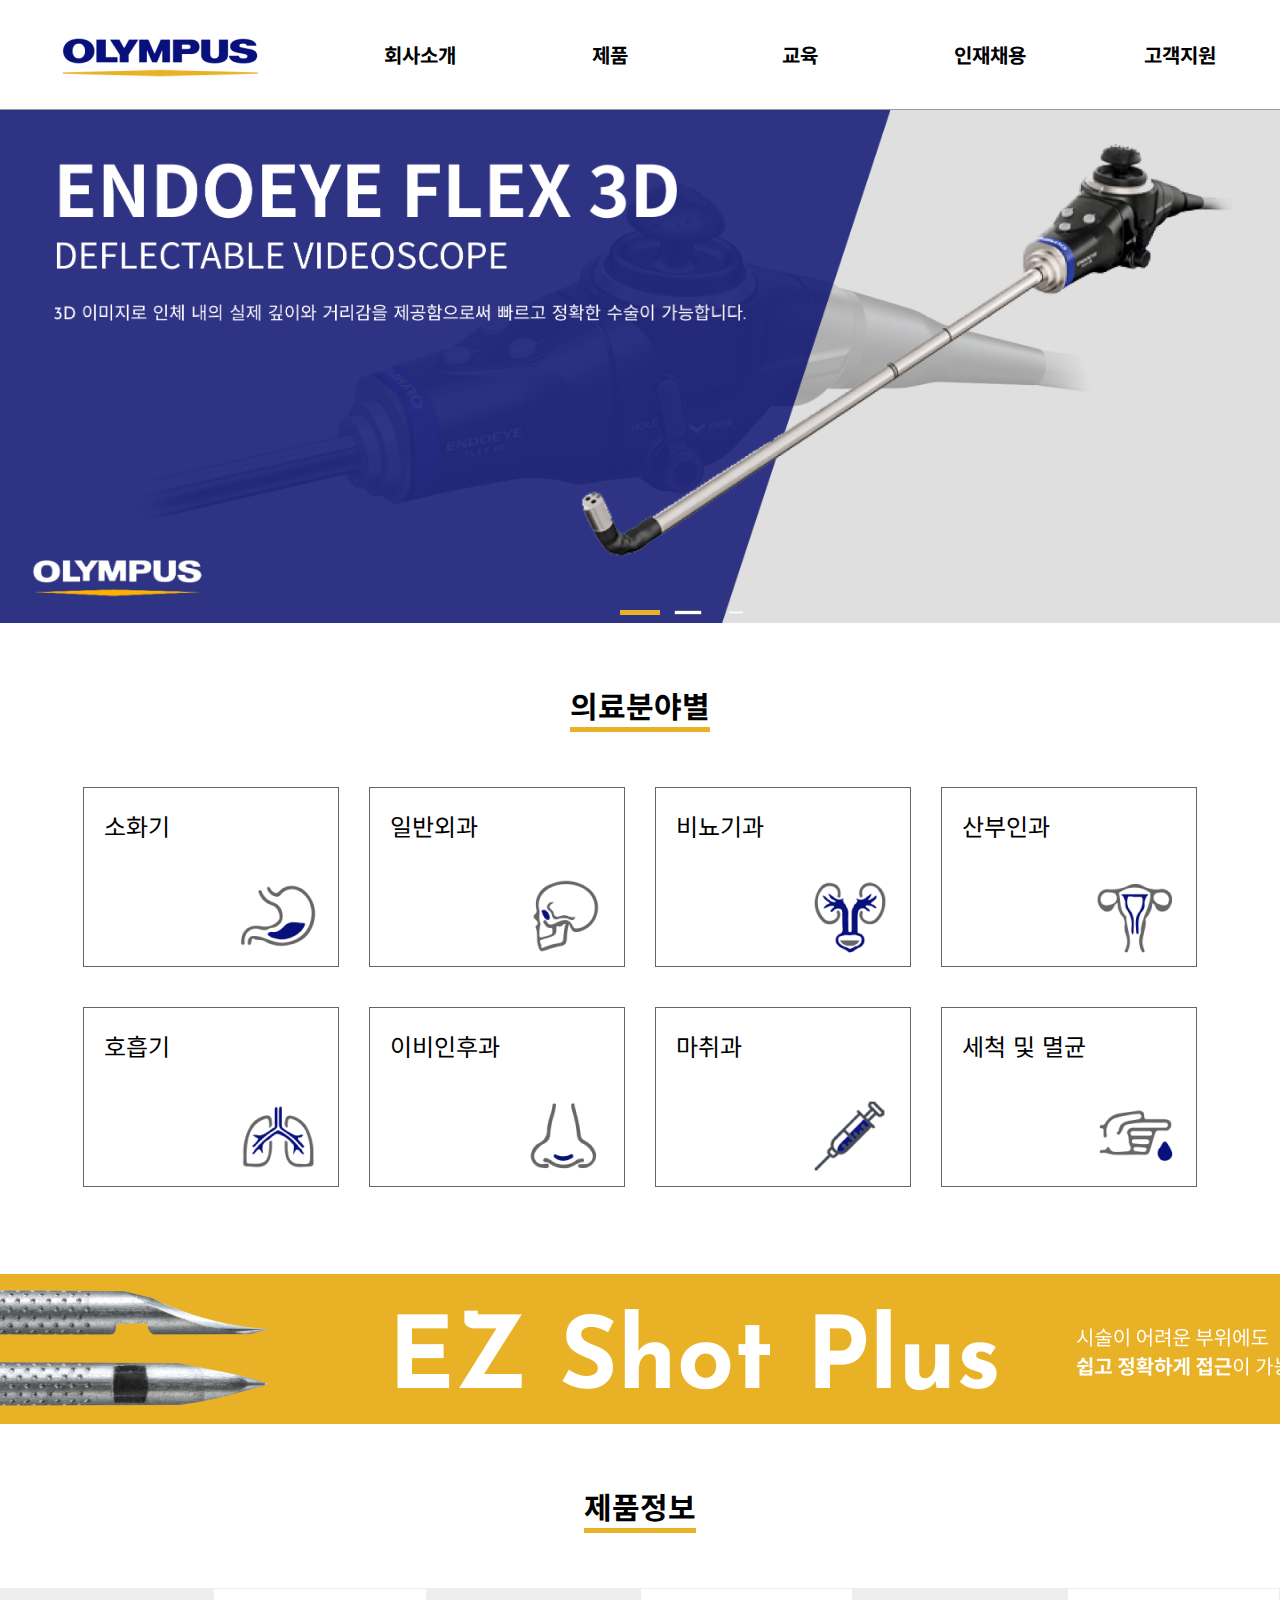
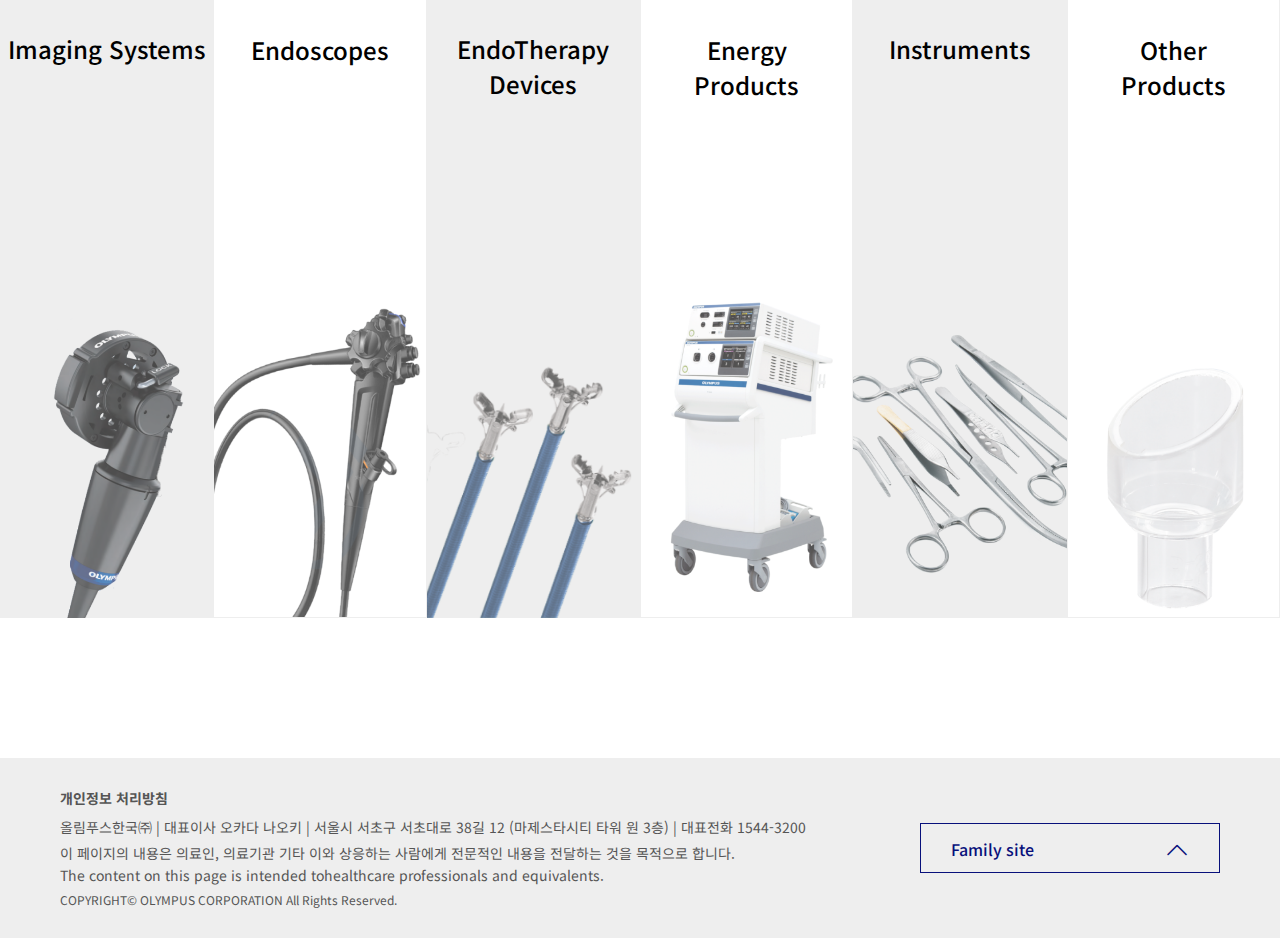
<file: index.html>
<!DOCTYPE html>
<html lang="ko">
<head>
  <meta charset="UTF-8">
  <meta http-equiv="X-UA-Compatible" content="IE=edge">
  <meta name="viewport" content="width=device-width, initial-scale=1.0">
  <!-- 사이트소개글 -->
  <meta
  name="description"
  content="기계가 웹페이지를 효과적으로 이해할 수 있도록 사용하는 메타 태그에 대해서 알아보겠습니다."
/>
  <title>올림푸스 홈페이지</title>
 
  <!-- Bootstrap 아이콘 -->
  <link rel="stylesheet" href="https://cdn.jsdelivr.net/npm/bootstrap-icons@1.9.1/font/bootstrap-icons.css">
  <!-- style.css(공통) -->
  <link rel="stylesheet" href="./css/reset.css">

<!-- Link Swiper's CSS -->
<link
rel="stylesheet"
href="https://cdn.jsdelivr.net/npm/swiper/swiper-bundle.min.css"
/>
  
  <!-- mobile.css: 767px까지(모바일) -->
  <link 
    rel="stylesheet" 
    href="css/mobile.css" 
    media="screen and (max-width: 767px)"
  >
  <!-- pc.css: 768px 부터(큰화면) - Breakpoint(중단점) -->
  <link 
    rel="stylesheet" 
    href="css/pc.css"
    media="screen and (min-width: 768px)"
  >

  <!-- 제이쿼리 -->
  <script src="https://ajax.googleapis.com/ajax/libs/jquery/3.6.0/jquery.min.js"></script>


  <!-- Swiper JS -->
  <script src="https://cdn.jsdelivr.net/npm/swiper/swiper-bundle.min.js"></script> 
</head>
<body>

  
  <header id="main-header">
    <div class="container">
        <h1>
            <a href="index.html">
                <img src="./images/support/logo.png" alt="올림푸스 한국">
            </a>
        </h1>

        <nav id="gnb">
            <ul class="depth1">
                <button id="close-btn">
                    <i class="bi bi-x-lg"></i>
                </button>
                <li><p>CATEGORY</p></li>

                <li>
                    <div class="title-menu" >
                        <a href="./intro.html">회사소개</a><i class="bi bi-chevron-down"></i>
                    </div>
                    <ul class="depth2" >
                        <li><a href="intro.html">올림푸스 한국</a></li>
                        <li><a href="#">오시는 길</a></li>
                    </ul>
                </li>

                <li>
                    <div class="title-menu" >
                        <a href="product.html">제품</a><i class="bi bi-chevron-down"></i>
                    </div>
                    <ul class="depth2" >
                        <li><a href="#">모든 제품</a></li>
                        <li><a href="product.html">소화기</a></li>
                        <li><a href="#">일반외과</a></li>
                        <li><a href="#">비뇨기과</a></li>
                        <li><a href="#">산부인과</a></li>
                        <li><a href="#">호흡기</a></li>
                        <li><a href="#">이비인후과</a></li>
                        <li><a href="#">마취과</a></li>
                        <li><a href="#">세척 및 살균</a></li>
                    </ul>
                </li>

                <li>
                  <div class="title-menu">
                      <a href="#">교육</a><i class="bi bi-chevron-down"></i>
                  </div>
                  <ul class="depth2">
                      <li><a href="https://www.endoatlas.net/ea/AtW01/106.aspx">EndoAtlas</a></li>
                      <li><a href="https://www.olympusprofed.com/">글로벌 교육</a></li>
                  </ul>
              </li>
              
                <li>
                    <div class="title-menu" >
                        <a href="./post.html">인재채용</a><i class="bi bi-chevron-down"></i>
                    </div>
                    <ul class="depth2" >
                        <li><a href="post.html">인사제도</a></li>
                        <li><a href="#">인재육성</a></li>
                        <li><a href="#">채용공고</a></li>
                    </ul>
                </li>
                <li>
                    <div class="title-menu" >
                        <a href="./support.html">고객지원</a><i class="bi bi-chevron-down"></i>
                    </div>
                    <ul class="depth2">
                        <li><a href="support.html">관련문의</a></li>
                        <li><a href="#">견적 및 AS문의</a></li>
                        <li><a href="#">브로셔 다운로드</a></li>
                    </ul>
                </li>
            </ul>
        </nav>
        <button id="toggle-btn">
            <i class="bi bi-list"></i>
        </button>
    </div>
</header>
  
 
 
  <section id="k-main-Banner">
      <div class="k-container">

    <!-- Swiper -->
    <div class="swiper mySwiper">
      <div class="swiper-wrapper">
        
        <div class="swiper-slide">
          <a href="#" class="w-main-img">
            <img src="./images/index/main-banner1-1.png" alt="">
          </a>
            <a href="#" class="m-main-img">
              <img src="./images/index/m-main-banner1.png" alt="">
            </a>
        </div> <!--1번이미지-->


        <div class="swiper-slide">
          <a href="#" class="w-main-img">
            <img src="./images/index/main-banner2-1.png" alt="">
          </a>        
            <a href="#" class="m-main-img">
              <img src="./images/index/m-main-banner2.png" alt="">
            </a>
        </div> <!--2번이미지-->


        <div class="swiper-slide">
          <a href="#" class="w-main-img">
            <img src="./images/index/main-banner3-1.png" alt="">
          </a>        
            <a href="#" class="m-main-img">
              <img src="./images/index/m-main-banner3.png" alt="">
            </a>          
        </div><!--3번이미지-->

      </div>




      <div class="swiper-pagination"></div>

    </div>

       

      </div>
    </section>
  

    <section id="k-field">
      <div class="k-container">
          <h1><span>의료분야별</span></h1>
    
        <ul class="k-list">

            <li class="k-col">
              <a href="product.html">
                <p>소화기</p>
                <img src="./images/index/icon1.png" alt="소화기">
              </a>
            </li>

            <li class="k-col">
              <a href="product.html">
                <p>일반외과</p>
                <img src="./images/index/icon2.png" alt="일반외과">
              </a>
            </li>

            <li class="k-col">
              <a href="product.html">
                <p>비뇨기과</p>
              <img src="./images/index/icon3.png" alt="비뇨기과">
              </a>
            </li>


            <li class="k-col">
              <a href="product.html">
                <p>산부인과</p>
                <img src="./images/index/icon4.png" alt="산부인과">
              </a>
            </li>

            <li class="k-col">
              <a href="product.html">
                <p>호흡기</p>
                <img src="./images/index/icon5.png" alt="호흡기">
              </a>
            </li>

            <li class="k-col">
              <a href="product.html">
                <p>이비인후과</p>
                <img src="./images/index/icon6.png" alt="이비인후과">
              </a>
            </li>

            <li class="k-col">
              <a href="product.html">
                <p>마취과</p>
              <img src="./images/index/icon7.png" alt="마취과">
              </a>
            </li>

            <li class="k-col">
              <a href="product.html">
                <p>세척 및 멸균</p>
                <img src="./images/index/icon8.png" alt="세척 및 멸균">
              </a>
            </li>
            
          </ul>
      </div>
        
    </section> 

 <section id="k-new-banner">

    <div class="k-container">

    <div class="k-slider2">
      
      
      <div class="k-sliders2" id="k-m-slider2">

        <!-- 웹용 배너 -->
         <div class="k-bg">
          <a href="product.html">
            <img src="./images/index/newproduct-banner1.png" alt="EZ Shot Plus">
          </a>
         </div>
        
         <div class="k-bg k-w-img">
          <a href="product.html">
            <img src="./images/index/newproduct-banner2.png" alt="ESD Devices">
          </a>
         </div>
        
      
      <div class="k-bg k-w-img">
        <a href="product.html">
          <img src="./images/index/newproduct-banner3.png" alt="CF-H170">
        </a>
      </div> 
      
      <!--웹배너 이미지-->


      <!-- 모바일용 배너 -->
      <div class="k-m-new">
        <div class="k-m-bg">
          <img src="./images/index/m-newproduct-banner1.png" alt="">
        </div>

        <div class="k-m-bg">
          <img src="./images/index/m-newproduct-banner2.png" alt="">
        </div>

        <div class="k-m-bg">
          <img src="./images/index/m-newproduct-banner3.png" alt="">
        </div>
      </div> <!--모바일배너 이미지-->
  
      </div> <!--sliders-->
    
    </div> <!--slider-->

    </div> <!--container-->


    </section>

    <section id="k-product">

      <div class="k-container">
        <h1><span>제품정보</span></h1>

        <ul>

          <li class="k-col2" >
            <a href="#">
              Imaging Systems
          </a></li>

          <li class="k-col2" >
            <a href="#">
              Endoscopes
          </a></li>

          <li class="k-col2" >
            <a href="#">
              EndoTherapy <br>
              Devices
          </a></li>

          <li class="k-col2" >
            <a href="#">
              Energy <br>
              Products
          </a></li>

          <li class="k-col2" >
            <a href="#">
              Instruments
          </a></li>

          <li class="k-col2" >
            <a href="#">
              Other<br>
              Products
              
          </a></li>
          
        </ul>
       
       
        
      </div>

    </section> 

    <footer>

        <div class="footer-info">
          <p>개인정보 처리방침</p>
          <p>
            올림푸스한국㈜ | 대표이사 오카다 나오키 | <br />서울시 서초구 서초대로
            38길 12 (마제스타시티 타워 원 3층) | <br />대표전화 1544-3200
          </p>
          <p>
            이 페이지의 내용은 의료인, 의료기관 기타 이와 상응하는 <br />사람에게
            전문적인 내용을 전달하는 것을 목적으로 합니다.
          </p>
          <p>
            The content on this page is intended to<br />healthcare professionals
            and equivalents.
          </p>
          <p class="copy">COPYRIGHT© OLYMPUS CORPORATION All Rights Reserved.</p>
        </div>
  
        <div class="family-site">
          <div class="family-site-">
            <p>Family site</p>
            <button id="family-site-btn">
              <i class="bi bi-chevron-up"></i>
            </button>
          </div>
          <div class="family-site-nav">
            <ul>
              <li>
                <a href="https://www.olympus-global.com/" target="_blank"
                  >올림푸스 글로벌</a
                >
              </li>
              <li>
                <a href="https://www.olympus.co.kr/" target="_blank"
                  >올림푸스 한국</a
                >
              </li>
              <li>
                <a href="https://olympusmedical.co.kr/" target="_blank"
                  >올림푸스 의료사업</a
                >
              </li>
              <li>
                <a href="https://www.olympus-scope.co.kr/" target="_blank"
                  >올림푸스 사이언스 솔루션</a
                >
              </li>
            </ul>
          </div>
        </div>
 
     
    </footer>


   <!-- 내 자바스크립트 -->
 <script src="./js/main.js"></script>

</body>
</html>
</file>
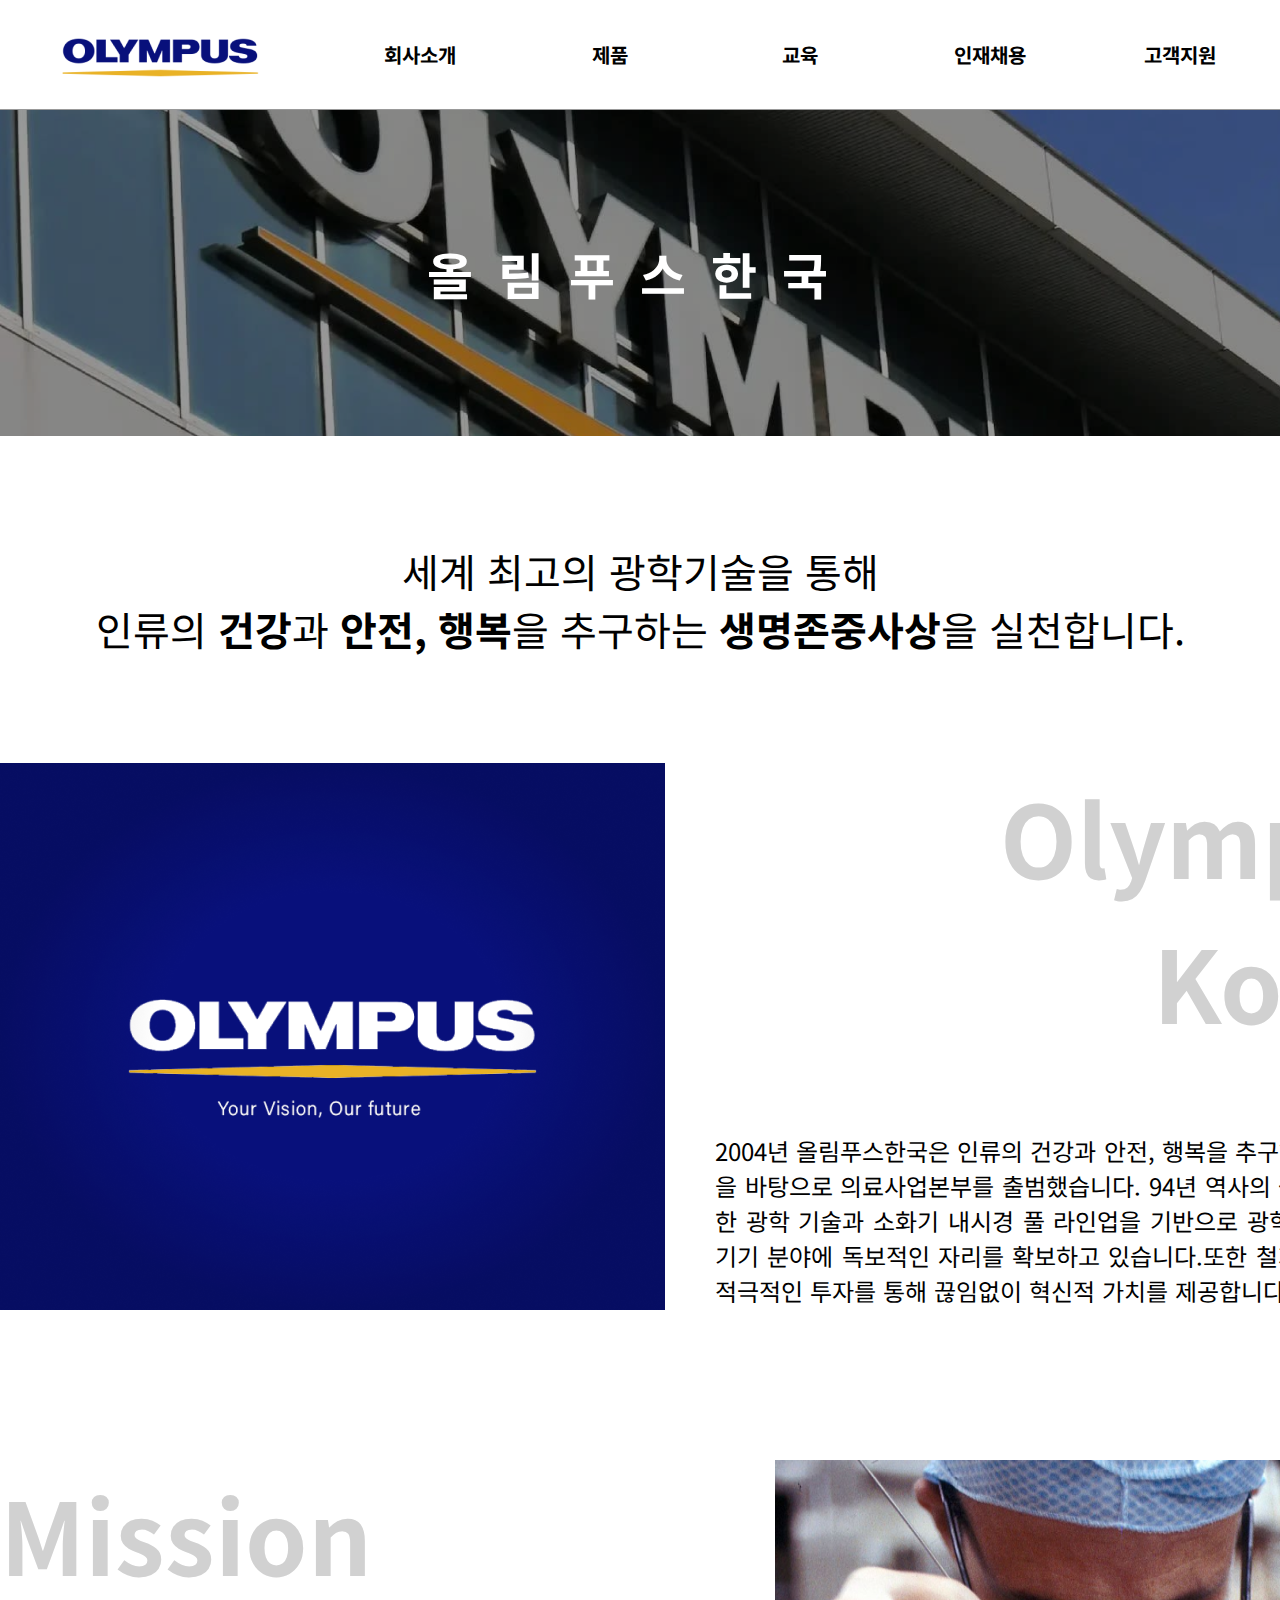
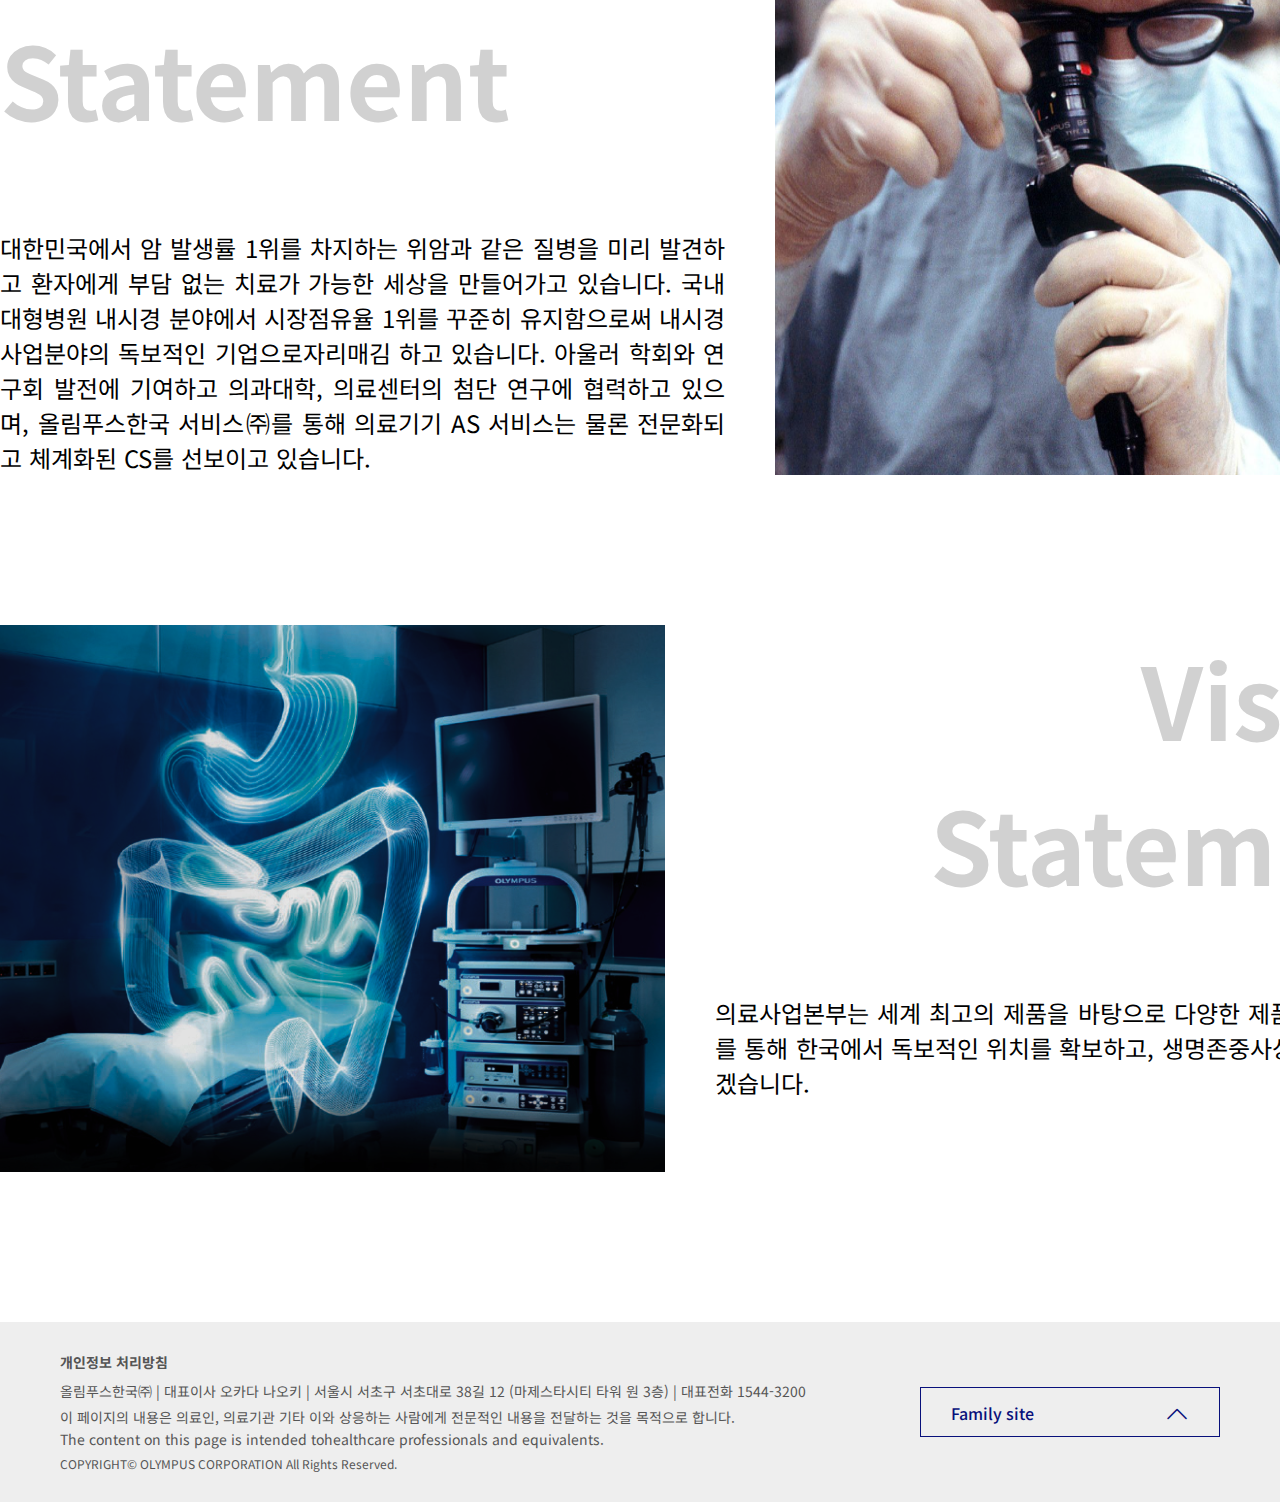
<file: intro.html>
<!DOCTYPE html>
<html lang="ko">
<head>
  <meta charset="UTF-8">
  <meta http-equiv="X-UA-Compatible" content="IE=edge">
  <meta name="viewport" content="width=device-width, initial-scale=1.0">
  <title>올림푸스 홈페이지</title>
  <!-- AOS -->
  <link href="https://unpkg.com/aos@2.3.1/dist/aos.css" rel="stylesheet">
  <!-- 웹폰트 -->
  <link href="https://fonts.googleapis.com/css2?family=Noto+Sans+KR:wght@400;500&display=swap" rel="stylesheet">
  <!-- Bootstrap 아이콘 -->
  <link rel="stylesheet" href="https://cdn.jsdelivr.net/npm/bootstrap-icons@1.9.1/font/bootstrap-icons.css">
  <!-- style.css(공통) -->
  <link rel="stylesheet" href="./css/reset.css">

<!-- Link Swiper's CSS -->
<link
rel="stylesheet"
href="https://cdn.jsdelivr.net/npm/swiper/swiper-bundle.min.css"
/>
  
  <!-- mobile.css: 767px까지(모바일) -->
  <link 
    rel="stylesheet" 
    href="css/mobile.css" 
    media="screen and (max-width: 767px)"
  >
  <!-- pc.css: 768px 부터(큰화면) - Breakpoint(중단점) -->
  <link 
    rel="stylesheet" 
    href="css/pc.css"
    media="screen and (min-width: 768px)"
  >

  <!-- 제이쿼리 -->
  <script src="https://ajax.googleapis.com/ajax/libs/jquery/3.6.0/jquery.min.js"></script>


  <!-- Swiper JS -->
  <script src="https://cdn.jsdelivr.net/npm/swiper/swiper-bundle.min.js"></script> 
</head>
<body>

  
  <header id="main-header">
    <div class="container">
        <h1>
            <a href="index.html">
                <img src="./images/support/logo.png" alt="올림푸스 한국">
            </a>
        </h1>

        <nav id="gnb">
            <ul class="depth1">
                <button id="close-btn">
                    <i class="bi bi-x-lg"></i>
                </button>
                <li><p>CATEGORY</p></li>

                <li>
                    <div class="title-menu" >
                        <a href="./intro.html">회사소개</a><i class="bi bi-chevron-down"></i>
                    </div>
                    <ul class="depth2" >
                        <li><a href="intro.html">올림푸스 한국</a></li>
                        <li><a href="#">오시는 길</a></li>
                    </ul>
                </li>

                <li>
                    <div class="title-menu" >
                        <a href="product.html">제품</a><i class="bi bi-chevron-down"></i>
                    </div>
                    <ul class="depth2" >
                        <li><a href="#">모든 제품</a></li>
                        <li><a href="product.html">소화기</a></li>
                        <li><a href="#">일반외과</a></li>
                        <li><a href="#">비뇨기과</a></li>
                        <li><a href="#">산부인과</a></li>
                        <li><a href="#">호흡기</a></li>
                        <li><a href="#">이비인후과</a></li>
                        <li><a href="#">마취과</a></li>
                        <li><a href="#">세척 및 살균</a></li>
                    </ul>
                </li>

                <li>
                  <div class="title-menu">
                      <a href="#">교육</a><i class="bi bi-chevron-down"></i>
                  </div>
                  <ul class="depth2">
                      <li><a href="https://www.endoatlas.net/ea/AtW01/106.aspx">EndoAtlas</a></li>
                      <li><a href="https://www.olympusprofed.com/">글로벌 교육</a></li>
                  </ul>
              </li>
              
                <li>
                    <div class="title-menu" >
                        <a href="./post.html">인재채용</a><i class="bi bi-chevron-down"></i>
                    </div>
                    <ul class="depth2" >
                        <li><a href="post.html">인사제도</a></li>
                        <li><a href="#">인재육성</a></li>
                        <li><a href="#">채용공고</a></li>
                    </ul>
                </li>
                <li>
                    <div class="title-menu" >
                        <a href="./support.html">고객지원</a><i class="bi bi-chevron-down"></i>
                    </div>
                    <ul class="depth2">
                        <li><a href="support.html">관련문의</a></li>
                        <li><a href="#">견적 및 AS문의</a></li>
                        <li><a href="#">브로셔 다운로드</a></li>
                    </ul>
                </li>
            </ul>
        </nav>
        <button id="toggle-btn">
            <i class="bi bi-list"></i>
        </button>
    </div>
</header>
  

    <main id="kk-intro">
     
        <div class="kk-main-banner">
          <h1>올림푸스한국</h1>
        </div>

        <div class="kk-main-text">
          <p>  세계 최고의 광학기술을 통해 <br> 
            인류의 <b>건강</b>과 <b> 안전, 행복</b>을 추구하는 <b>생명존중사상</b>을 실천합니다.</p>
        </div>
  
    

      <div class="kk-container">
        <div class="kk-col">
          <img src="./images/intro/col1.png" alt="올림푸스한국">
          <div class="kk-col-text">

          <h2>Olympus<br>Korea</h2>
          <p>2004년 올림푸스한국은 인류의 건강과 안전, 행복을 추구하 생명존중사상을 바탕으로 의료사업본부를 출범했습니다.  94년 역사의 올림푸스의 우수한 광학 기술과 소화기 내시경 풀 라인업을 기반으로 광학뿐 아니라 의료기기 분야에 독보적인 자리를 확보하고 있습니다.또한 철저한 준법정신과 적극적인 투자를 통해 끊임없이 혁신적 가치를 제공합니다.
          </p>
          </div>
          
        </div>

        <div class="kk-col">
          <img src="./images/intro/col2.png" alt="올림푸스한국">
          <div class="kk-col-text">
            
          <h2>Mission<br>Statement </h2>
          <p>대한민국에서 암 발생률 1위를 차지하는 위암과 같은 질병을 미리 발견하고 환자에게 부담 없는 치료가 가능한 세상을 만들어가고 있습니다. 국내 대형병원 내시경 분야에서 시장점유율 1위를 꾸준히 유지함으로써 내시경 사업분야의 독보적인 기업으로자리매김 하고 있습니다. 아울러 학회와 연구회 발전에 기여하고 의과대학, 의료센터의 첨단 연구에 협력하고 있으며, 올림푸스한국 서비스㈜를 통해 의료기기 AS 서비스는 물론 전문화되고 체계화된 CS를 선보이고 있습니다.
          </p>
          </div>

        </div>

        <div class="kk-col">
          <img src="./images/intro/col3.png" alt="올림푸스한국">
          <div class="kk-col-text">
          <h2>Vision<br>Statement</h2>
          <p>의료사업본부는 세계 최고의 제품을 바탕으로 다양한 제품군의 판매 확대를 통해 한국에서 독보적인 위치를 확보하고,  생명존중사상을 실천해 나가겠습니다.</p>
          </div>

        </div>
      </div>
     
      
   

      
    </main>
    
    <footer class="container">
      <div class="footer-info">
        <p>개인정보 처리방침</p>
        <p>
          올림푸스한국㈜ | 대표이사 오카다 나오키 | <br />서울시 서초구 서초대로
          38길 12 (마제스타시티 타워 원 3층) | <br />대표전화 1544-3200
        </p>
        <p>
          이 페이지의 내용은 의료인, 의료기관 기타 이와 상응하는 <br />사람에게
          전문적인 내용을 전달하는 것을 목적으로 합니다.
        </p>
        <p>
          The content on this page is intended to<br />healthcare professionals
          and equivalents.
        </p>
        <p class="copy">COPYRIGHT© OLYMPUS CORPORATION All Rights Reserved.</p>
      </div>
      <div class="family-site">
        <div class="family-site-">
          <p>Family site</p>
          <button id="family-site-btn">
            <i class="bi bi-chevron-up"></i>
          </button>
        </div>
        <div class="family-site-nav">
          <ul>
            <li>
              <a href="https://www.olympus-global.com/" target="_blank"
                >올림푸스 글로벌</a
              >
            </li>
            <li>
              <a href="https://www.olympus.co.kr/" target="_blank"
                >올림푸스 한국</a
              >
            </li>
            <li>
              <a href="https://olympusmedical.co.kr/" target="_blank"
                >올림푸스 의료사업</a
              >
            </li>
            <li>
              <a href="https://www.olympus-scope.co.kr/" target="_blank"
                >올림푸스 사이언스 솔루션</a
              >
            </li>
          </ul>
        </div>
      </div>
    </footer>


   <!-- 내 자바스크립트 -->
 <script src="./js/main.js"></script>

</body>
</html>
</file>
<file: css/mobile.css>
/* 모바일 */

@import url('https://fonts.googleapis.com/css2?family=Josefin+Sans:wght@500&family=Noto+Sans+KR:wght@300;400;500;700&display=swap');
@import url(./reset.css);
@import url(./m-index.css);
@import url(./m-post.css);
@import url(./m-support.css);
@import url(./m-intro.css);
@import url(./m-product.css);



/* header */
#toggle-btn {
    display: block;
    border-style: none;
    font-size: 30px;
    background: transparent;
    cursor: pointer;
}

.container {
    width: 100%;
    padding-left: 20px;
    padding-right: 20px;
}

#main-header .container {
    display: flex;
    align-items: center;
    justify-content: space-between;
    border-bottom: 1px solid #999;
    position: relative;
    width: 100%;
    height: var(--mobile-header-height);
    background: #fff;
}

#main-header h1 img {
    display: block;
    width: 108px;
}

#gnb {
    position: absolute;
    left: 0;
    top: 0;
    background: #fff;
    width: 100%;
    height: 1544;
    z-index: 999;
    display: none;
}

@media screen and (max-width : 767px) {
    #gnb { 
        position: fixed;
        height: 100vh;
    }
}

#gnb.on {
    display: block;
}

#close-btn {
    display: flex;
    align-items: center;
    justify-content: right;
    padding-right: 20px;
    border-style: none;
    font-size: 25px;
    background: transparent;
    cursor: pointer;
    width: 100%;
    height: var(--mobile-header-height);
}

#gnb .depth1 {
    font-weight: 700;
    font-size: 18px;
   
}


.bi { 
    cursor: pointer;
}


#gnb .depth1 .title-menu {
    display: flex;
    justify-content: space-between;
    padding: 20px;
}

#gnb .depth1 li>:nth-child(1) {
    padding: 20px;
}

#gnb .depth1 p {
    font-size: 20px;
    text-decoration: 3px solid var(--main-color2) underline;
}


/* depth2 */
.depth2 {
    display: none;
}

.depth2.on { 
    display: block;
}

.depth2 li {
    background: var(--sub-color2);
    margin: 0px 20px;
    padding: 20px 0;
}

.depth2 li:last-child {
    margin-bottom: 20px;
}

.depth2 a {
    font-weight: 400 !important; 
    font-size: 16px;
    line-height: 23px;
}

#gnb .depth1 li:nth-child(4) .depth2 {
    /* outline: 1px solid green; */
    margin: 0 20px 20px;
    background: var(--sub-color2);
}

#gnb .depth1 li:nth-child(4) .depth2 li {
    display: inline-block;
    margin: 0;
}

#gnb .depth1 li:nth-child(4) .depth2 li:first-child {
    display: block;
}

#gnb .depth1 li:nth-child(4) .depth2 li:nth-child(even) {
    width: 170px;
}



.category {
    background: var(--sub-color2);
}

.category li {
    padding: 20px;
    font-weight: 400;
    font-size: 16px;
    line-height: 23px;
}

.depth2:nth-child(2).on {
    display: block;
}














/* footer */
footer {
    background: var(--sub-color2);
    display: flex;
    flex-direction: column;
    text-align: center;
    align-items: center;
    width: 100%;
    height: 306px;
    /* padding-left: 30px; */
    margin-top: 40px;
    border-top: 1px solid #999999;
    position: relative;
}

.footer-info {
    display: flex;
    flex-direction: column;
    padding-top: 30px;
    padding-bottom: 30px;
    position: relative;
}

.footer-info p {
    color: #555;
    font-weight: 400;
    font-size: 12px;
    line-height: 14px;
    padding-bottom: 15px;
} 

.footer-info p:first-child {
    font-weight: 700;
    line-height: 17px;
}

.footer-info p:nth-child(3) {
    padding-bottom: 5px;
}

.footer-info p:nth-child(3) , .footer-info p:nth-child(4) {
    line-height: 17px;
}

.footer-info .copy {
    font-size: 10px;
    padding-top: 55px;
    padding-bottom: 0;
}

.family-site {
    position: absolute;
    top: 207px;
    /* outline: 1px solid red; */
}

.family-site- {
    display: flex;
    justify-content: space-between;
    width: 270px;
    height: 40px;
    border: 1px solid var(--main-color1);
    padding: 10px 20px;
}

.family-site- p {
    font-size: 14px;
    font-weight: 500;
    color: var(--main-color1);
}

#family-site-btn {
    border: none;
    background: transparent;
    /* outline: 1px solid red; */
}

#family-site-btn .bi {
    font-size: 20px;
    color: var(--main-color1);
}

.family-site-nav > ul {
    display: none;
}

.family-site-nav > ul.on {
    position: absolute;
    bottom: 40px;
    width: 270px;
    height: 160px;
    display: block;
}

.family-site-nav a {
    display: block;
    color: var(--sub-color1);
    background: var(--main-color1);
    font-size: 14px;
    font-weight: 500;
    padding: 10px 20px;
    text-align: left;
}
</file>
<file: css/pc.css>
/* 피씨 */

@import url('https://fonts.googleapis.com/css2?family=Josefin+Sans:wght@500&family=Noto+Sans+KR:wght@300;400;500;700&display=swap');
@import url(./reset.css);
@import url(./pc-index.css);
@import url(./pc-intro.css);
@import url(./pc-post.css);
@import url(./pc-support.css);
@import url(./pc-product.css);



/* header */
header {
    background: #fff;
}

#main-header {
    width: 100%;
    position: fixed;
    z-index: 999;
    border-bottom: 1px solid #999;
}

#main-header .container {
    width: 100%;
    display: flex;
    position: relative;
    
}

#main-header .container h1 {
    width: 300px;
    min-width: 200px;
}

#main-header .container h1>a {
    width: 100%;
    /* background: #ccc; */
    display: flex;
    justify-content: center;
    align-items: center;
    margin-top: 25px;
    margin-left: 10px;
}

#main-header .container h1>a>img {
    max-width: 200px;
    padding-top: 12px;
}

/* gnb  */
#gnb {
    position: relative;
    /* background: pink; */
    margin: 0 auto;
    padding-top: 20px;
}

#gnb .depth1 {
    display: flex;
    text-align: center;
    justify-content: space-between;
}

#gnb .depth1>li {
    padding: 10px;
    /* outline: 1px solid red; */
}

#gnb .depth1>li>p {
    display: none;
}

#gnb .depth1>li>.title-menu {
    width: 170px;
    /* outline: 1px solid #888; */
    margin-bottom: 20px;
    padding: 10px;
    font-weight: 700;
    font-size: 20px;
}

#gnb .depth1>li>.title-menu>a {
    width: 30px;
}

#gnb .depth1>li>.title-menu:hover>a {
    color: var(--main-color1);
}

#gnb .depth1>li>.title-menu>.bi {
    display: none;
}

/* depth2 */
#gnb .depth2 {
    margin-top: 10px;
    display: none;
}

#gnb .depth2.on {
    display: block;
}

#gnb .depth2>li {
    padding: 10px;
}

#gnb .depth2>li>a {
    font-weight: 500;
    font-size: 16px;
}

#gnb .depth2>li:hover>a {
    font-weight: 350;
    color: var(--main-color1);
}

/* btn */
#close-btn {
    position: absolute;
    right: -32px;
    top: 0;
    display: none;
    font-size: 32px;
    background: transparent;
    border-style: none;
}

#toggle-btn {
    position: absolute;
    right: 30px;
    top: 30px;
    font-size: 32px;
    background: transparent;
    border-style: none;
    display: none;
}



/* footer */
footer {
    background: var(--sub-color2);
    display: flex;
    align-items: center;
    justify-content: space-between;
    /* height: 180px; */
    padding-left: 60px;
    padding-right: 60px;
}



.footer-info {
    display: flex;
    flex-direction: column;
    padding-top: 30px;
    padding-bottom: 30px;
}

.footer-info p {
    color: #555;
    font-size: 14px;
    font-weight: 400;
}

.footer-info p:first-child {
    font-weight: 700;
    padding-bottom: 9px;
}

.footer-info p {
    padding-bottom: 6px;
}

@media screen and (min-width: 768px) {
    .footer-info p br {
        display: none;
    }
}

.footer-info p:nth-child(3) {
    padding-bottom: 2px;
}

.footer-info .copy {
    font-size: 12px;
    padding-bottom: 0;
}

.family-site {
    position: relative;
    /* outline: 1px solid red; */
}

@media screen and (max-width: 1190px) {
    .family-site {
        margin-right: 30px;
    }
}

.family-site- {
    display: flex;
    justify-content: space-between;
    width: 300px;
    height: 50px;
    border: 1px solid var(--main-color1);
    padding: 13px 30px;
}

.family-site- p {
    font-size: 16px;
    font-weight: 500;
    color: var(--main-color1);
}

#family-site-btn {
    border: none;
    background: transparent;
    /* outline: 1px solid red; */
}

#family-site-btn .bi {
    font-size: 24px;
    color: var(--main-color1);
}

.family-site-nav>ul {
    /* outline: 1px solid red; */
    position: absolute;
    bottom: 50px;
    width: 300px;
    height: 197px;
    display: none;
}

.family-site-nav>ul.on {
    position: absolute;
    bottom: 50px;
    width: 300px;
    height: 197px;
    display: block;
}

.family-site-nav a {
    display: block;
    color: var(--sub-color1);
    background: var(--main-color1);
    font-size: 16px;
    font-weight: 500;
    padding: 13px 30px;
}
</file>
